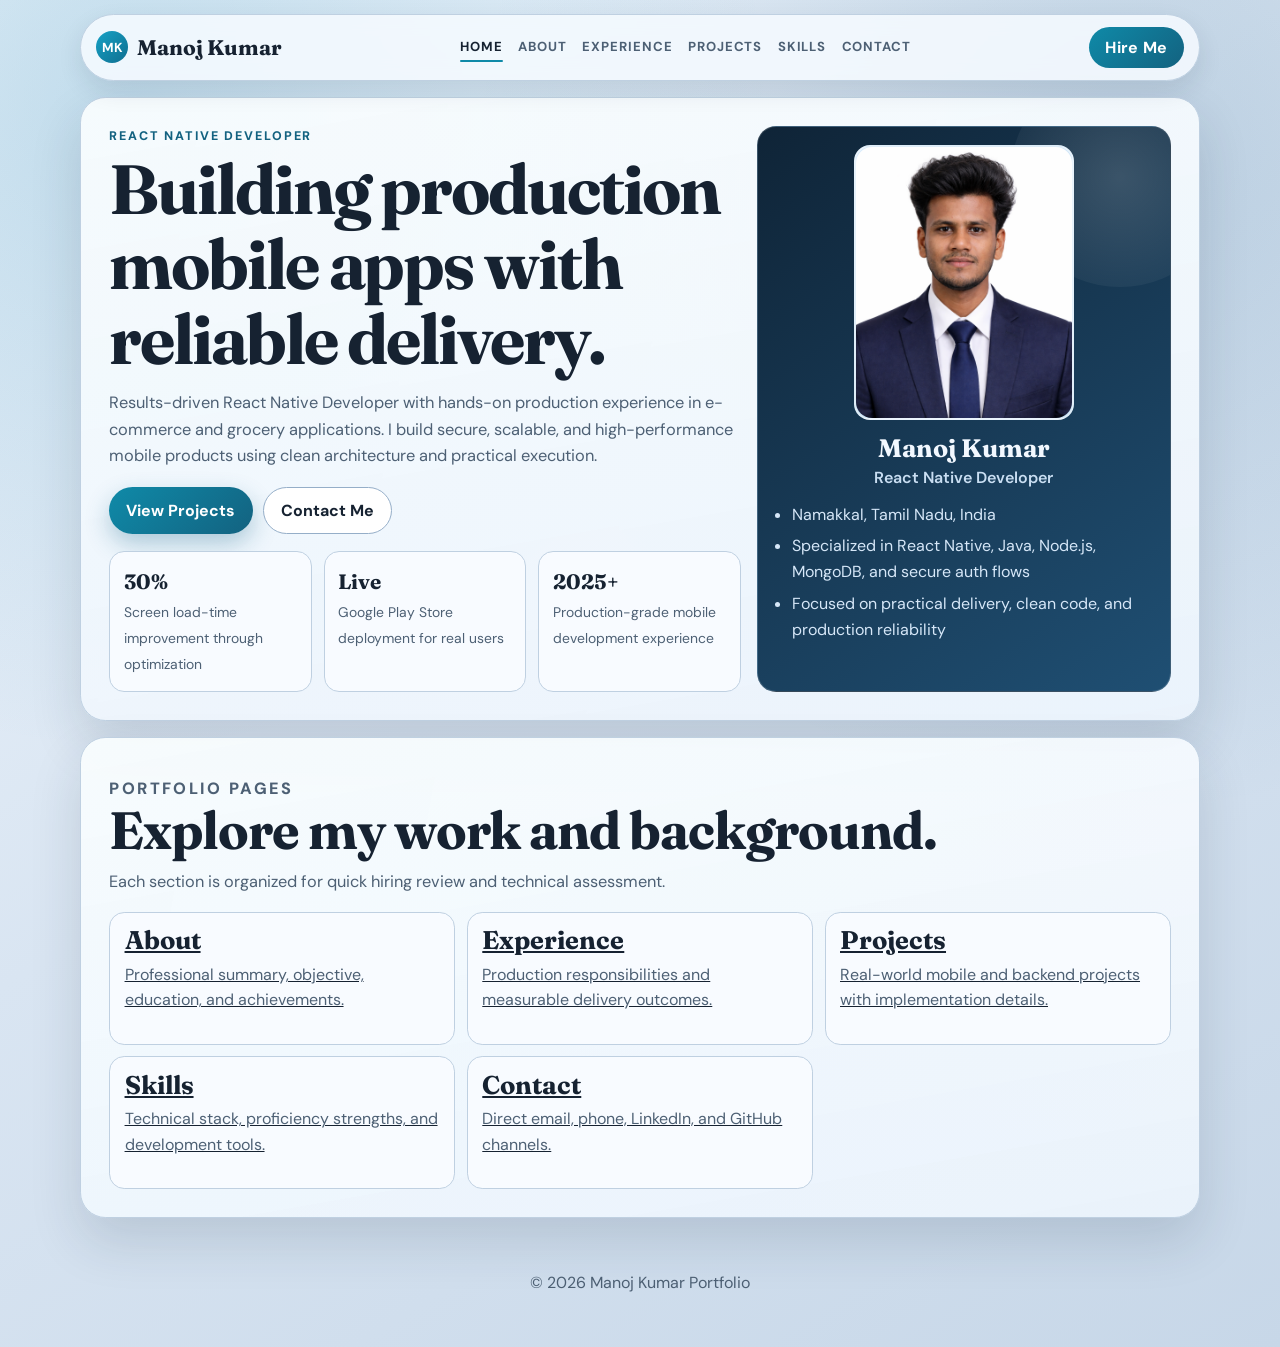
<file: index.html>
<!DOCTYPE html>
<html lang="en">
<head>
  <meta charset="UTF-8">
  <meta name="viewport" content="width=device-width, initial-scale=1.0">
  <meta name="description" content="Portfolio of Manoj Kumar, React Native Developer">
  <title>Manoj Kumar | Premium Portfolio</title>
  <link rel="preconnect" href="https://fonts.googleapis.com">
  <link rel="preconnect" href="https://fonts.gstatic.com" crossorigin>
  <link href="https://fonts.googleapis.com/css2?family=DM+Sans:wght@400;500;700&family=Fraunces:opsz,wght@9..144,500;9..144,700&display=swap" rel="stylesheet">
  <link rel="stylesheet" href="styles.css">
</head>
<body>
  <header class="top-nav reveal">
    <a class="brand" href="index.html">
      <span class="brand-badge">MK</span>
      <span class="brand-name">Manoj Kumar</span>
    </a>
    <nav class="main-links">
      <a class="nav-link" data-page="index.html" href="index.html">Home</a>
      <a class="nav-link" data-page="about.html" href="about.html">About</a>
      <a class="nav-link" data-page="experience.html" href="experience.html">Experience</a>
      <a class="nav-link" data-page="projects.html" href="projects.html">Projects</a>
      <a class="nav-link" data-page="skills.html" href="skills.html">Skills</a>
      <a class="nav-link" data-page="contact.html" href="contact.html">Contact</a>
    </nav>
    <a class="hire-btn" href="contact.html">Hire Me</a>
  </header>

  <main class="page">
    <section class="panel reveal">
      <div class="hero-grid">
        <div>
          <p class="eyebrow">React Native Developer</p>
          <h1>Building production mobile apps with reliable delivery.</h1>
          <p class="subtitle">
            Results-driven React Native Developer with hands-on production experience in e-commerce and grocery applications.
            I build secure, scalable, and high-performance mobile products using clean architecture and practical execution.
          </p>
          <div class="action-row">
            <a class="btn btn-primary" href="projects.html">View Projects</a>
            <a class="btn btn-ghost" href="contact.html">Contact Me</a>
          </div>

          <div class="stat-grid">
            <article class="stat-card">
              <strong>30%</strong>
              <span>Screen load-time improvement through optimization</span>
            </article>
            <article class="stat-card">
              <strong>Live</strong>
              <span>Google Play Store deployment for real users</span>
            </article>
            <article class="stat-card">
              <strong>2025+</strong>
              <span>Production-grade mobile development experience</span>
            </article>
          </div>
        </div>

        <aside class="profile-card">
          <div class="profile-photo">
            <img
              src="Photo.png"
              alt="Manoj Kumar profile photo"
              loading="lazy"
            >
          </div>
          <h3 class="profile-name">Manoj Kumar</h3>
          <p class="profile-role">React Native Developer</p>
          <ul class="profile-list">
            <li>Namakkal, Tamil Nadu, India</li>
            <li>Specialized in React Native, Java, Node.js, MongoDB, and secure auth flows</li>
            <li>Focused on practical delivery, clean code, and production reliability</li>
          </ul>
        </aside>
      </div>
    </section>

    <section class="panel reveal">
      <div class="section-head">
        <p class="eyebrow">Portfolio Pages</p>
        <h2>Explore my work and background.</h2>
        <p>Each section is organized for quick hiring review and technical assessment.</p>
      </div>
      <div class="feature-grid">
        <a class="info-card" href="about.html">
          <h3>About</h3>
          <p>Professional summary, objective, education, and achievements.</p>
        </a>
        <a class="info-card" href="experience.html">
          <h3>Experience</h3>
          <p>Production responsibilities and measurable delivery outcomes.</p>
        </a>
        <a class="info-card" href="projects.html">
          <h3>Projects</h3>
          <p>Real-world mobile and backend projects with implementation details.</p>
        </a>
        <a class="info-card" href="skills.html">
          <h3>Skills</h3>
          <p>Technical stack, proficiency strengths, and development tools.</p>
        </a>
        <a class="info-card" href="contact.html">
          <h3>Contact</h3>
          <p>Direct email, phone, LinkedIn, and GitHub channels.</p>
        </a>
      </div>
    </section>
  </main>

  <footer class="site-footer">
    <p>&copy; <span id="year"></span> Manoj Kumar Portfolio</p>
  </footer>

  <script src="script.js"></script>
</body>
</html>
</file>
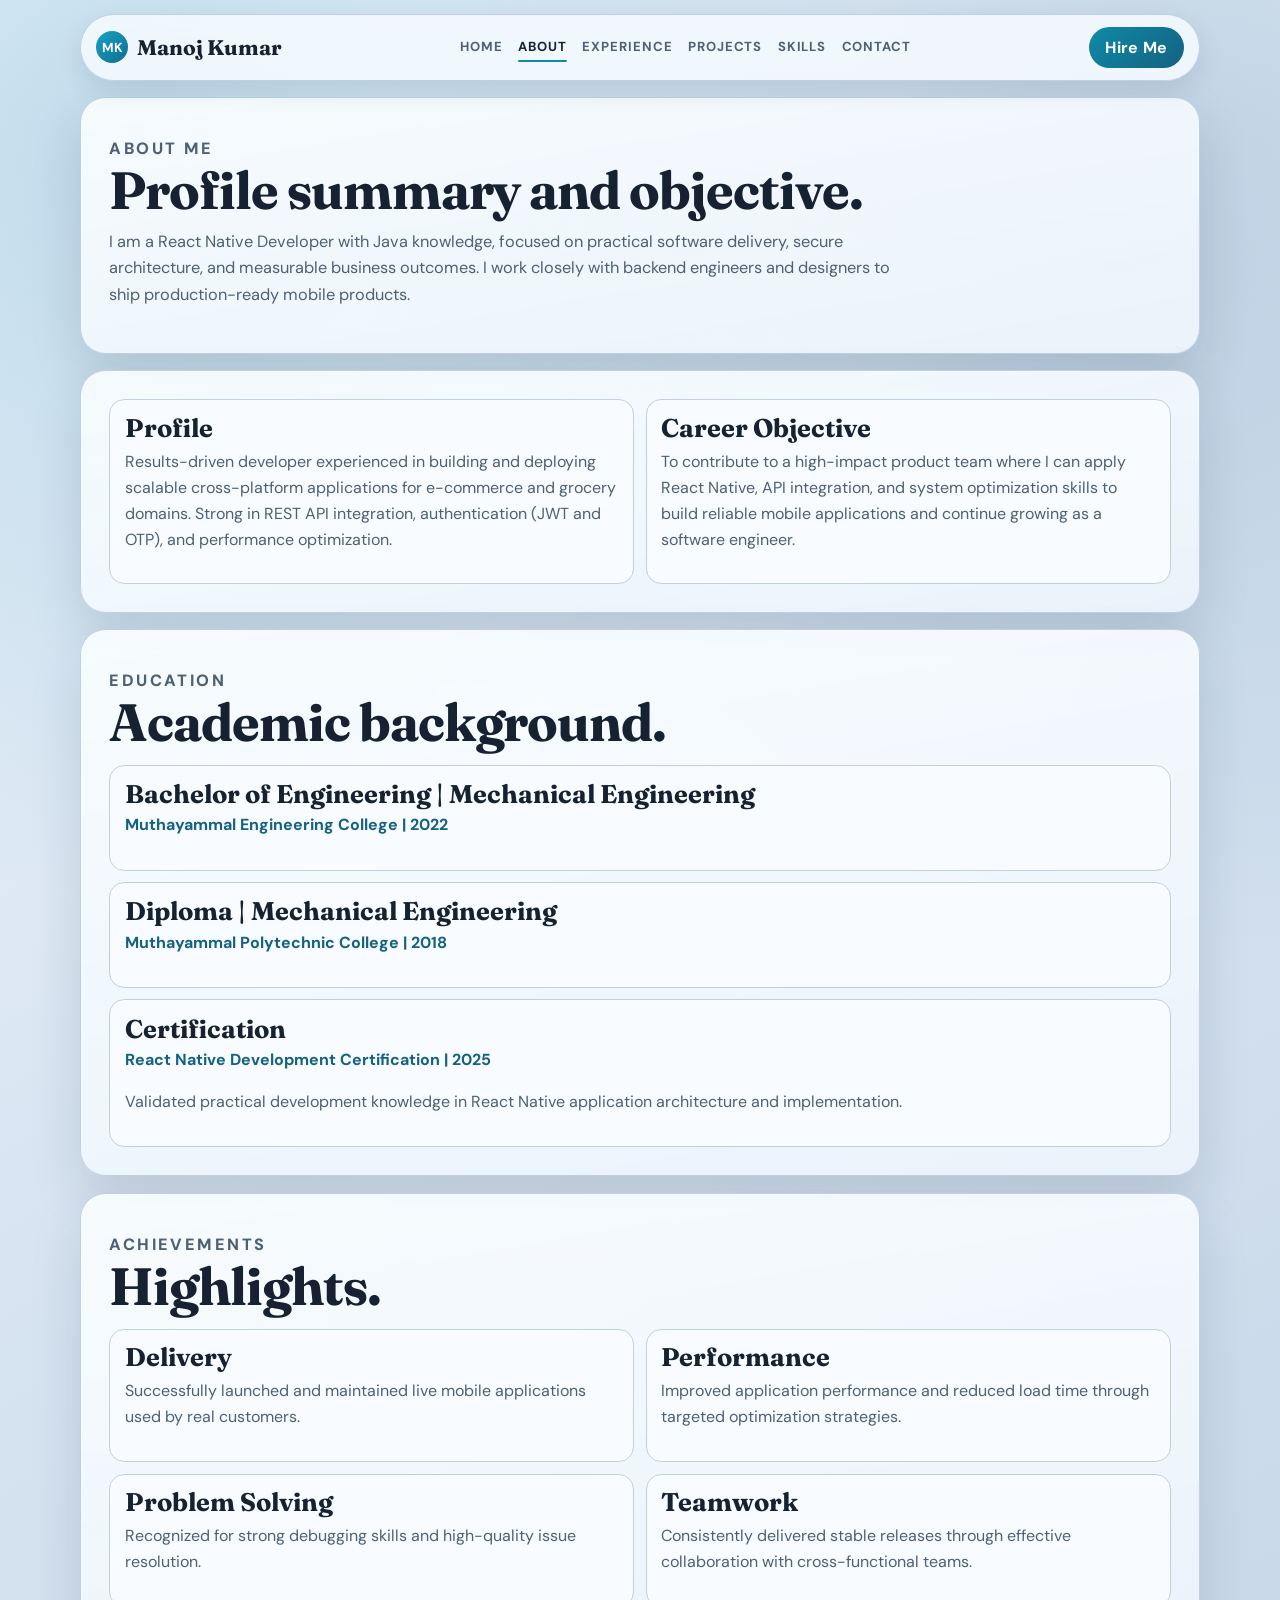
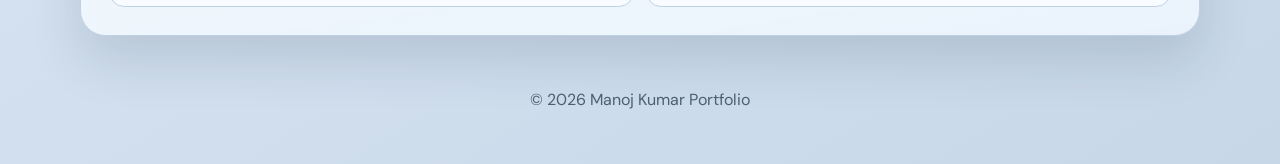
<file: about.html>
<!DOCTYPE html>
<html lang="en">
<head>
  <meta charset="UTF-8">
  <meta name="viewport" content="width=device-width, initial-scale=1.0">
  <meta name="description" content="About Manoj Kumar">
  <title>About | Manoj Kumar</title>
  <link rel="preconnect" href="https://fonts.googleapis.com">
  <link rel="preconnect" href="https://fonts.gstatic.com" crossorigin>
  <link href="https://fonts.googleapis.com/css2?family=DM+Sans:wght@400;500;700&family=Fraunces:opsz,wght@9..144,500;9..144,700&display=swap" rel="stylesheet">
  <link rel="stylesheet" href="styles.css">
</head>
<body>
  <header class="top-nav reveal">
    <a class="brand" href="index.html">
      <span class="brand-badge">MK</span>
      <span class="brand-name">Manoj Kumar</span>
    </a>
    <nav class="main-links">
      <a class="nav-link" data-page="index.html" href="index.html">Home</a>
      <a class="nav-link" data-page="about.html" href="about.html">About</a>
      <a class="nav-link" data-page="experience.html" href="experience.html">Experience</a>
      <a class="nav-link" data-page="projects.html" href="projects.html">Projects</a>
      <a class="nav-link" data-page="skills.html" href="skills.html">Skills</a>
      <a class="nav-link" data-page="contact.html" href="contact.html">Contact</a>
    </nav>
    <a class="hire-btn" href="contact.html">Hire Me</a>
  </header>

  <main class="page">
    <section class="panel reveal">
      <div class="section-head">
        <p class="eyebrow">About Me</p>
        <h2>Profile summary and objective.</h2>
        <p>
          I am a React Native Developer with Java knowledge, focused on practical software delivery, secure architecture, and measurable business outcomes.
          I work closely with backend engineers and designers to ship production-ready mobile products.
        </p>
      </div>
    </section>

    <section class="panel reveal">
      <div class="split-grid">
        <article class="info-card">
          <h3>Profile</h3>
          <p>
            Results-driven developer experienced in building and deploying scalable cross-platform applications for e-commerce and grocery domains.
            Strong in REST API integration, authentication (JWT and OTP), and performance optimization.
          </p>
        </article>
        <article class="info-card">
          <h3>Career Objective</h3>
          <p>
            To contribute to a high-impact product team where I can apply React Native, API integration, and system optimization skills
            to build reliable mobile applications and continue growing as a software engineer.
          </p>
        </article>
      </div>
    </section>

    <section class="panel reveal">
      <div class="section-head">
        <p class="eyebrow">Education</p>
        <h2>Academic background.</h2>
      </div>
      <div class="timeline">
        <article class="timeline-item">
          <h3>Bachelor of Engineering | Mechanical Engineering</h3>
          <p class="timeline-meta">Muthayammal Engineering College | 2022</p>
        </article>
        <article class="timeline-item">
          <h3>Diploma | Mechanical Engineering</h3>
          <p class="timeline-meta">Muthayammal Polytechnic College | 2018</p>
        </article>
        <article class="timeline-item">
          <h3>Certification</h3>
          <p class="timeline-meta">React Native Development Certification | 2025</p>
          <p class="timeline-note">Validated practical development knowledge in React Native application architecture and implementation.</p>
        </article>
      </div>
    </section>

    <section class="panel reveal">
      <div class="section-head">
        <p class="eyebrow">Achievements</p>
        <h2>Highlights.</h2>
      </div>
      <div class="split-grid">
        <article class="info-card">
          <h3>Delivery</h3>
          <p>Successfully launched and maintained live mobile applications used by real customers.</p>
        </article>
        <article class="info-card">
          <h3>Performance</h3>
          <p>Improved application performance and reduced load time through targeted optimization strategies.</p>
        </article>
        <article class="info-card">
          <h3>Problem Solving</h3>
          <p>Recognized for strong debugging skills and high-quality issue resolution.</p>
        </article>
        <article class="info-card">
          <h3>Teamwork</h3>
          <p>Consistently delivered stable releases through effective collaboration with cross-functional teams.</p>
        </article>
      </div>
    </section>
  </main>

  <footer class="site-footer">
    <p>&copy; <span id="year"></span> Manoj Kumar Portfolio</p>
  </footer>

  <script src="script.js"></script>
</body>
</html>
</file>
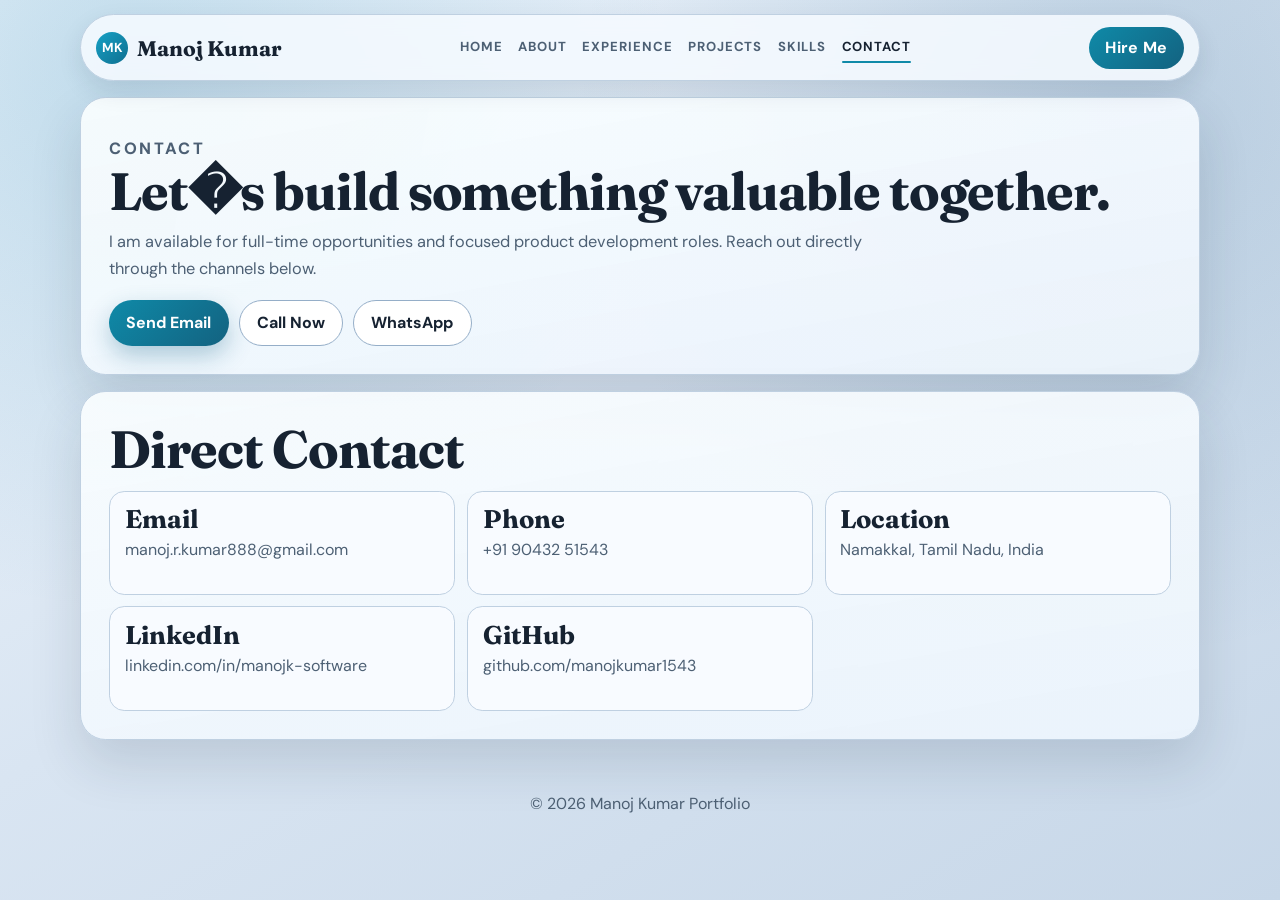
<file: contact.html>
<!DOCTYPE html>
<html lang="en">
<head>
  <meta charset="UTF-8">
  <meta name="viewport" content="width=device-width, initial-scale=1.0">
  <meta name="description" content="Contact Manoj Kumar">
  <title>Contact | Manoj Kumar</title>
  <link rel="preconnect" href="https://fonts.googleapis.com">
  <link rel="preconnect" href="https://fonts.gstatic.com" crossorigin>
  <link href="https://fonts.googleapis.com/css2?family=DM+Sans:wght@400;500;700&family=Fraunces:opsz,wght@9..144,500;9..144,700&display=swap" rel="stylesheet">
  <link rel="stylesheet" href="styles.css">
</head>
<body>
  <header class="top-nav reveal">
    <a class="brand" href="index.html">
      <span class="brand-badge">MK</span>
      <span class="brand-name">Manoj Kumar</span>
    </a>
    <nav class="main-links">
      <a class="nav-link" data-page="index.html" href="index.html">Home</a>
      <a class="nav-link" data-page="about.html" href="about.html">About</a>
      <a class="nav-link" data-page="experience.html" href="experience.html">Experience</a>
      <a class="nav-link" data-page="projects.html" href="projects.html">Projects</a>
      <a class="nav-link" data-page="skills.html" href="skills.html">Skills</a>
      <a class="nav-link" data-page="contact.html" href="contact.html">Contact</a>
    </nav>
    <a class="hire-btn" href="contact.html">Hire Me</a>
  </header>

  <main class="page">
    <section class="panel reveal">
      <div class="section-head">
        <p class="eyebrow">Contact</p>
        <h2>Let�s build something valuable together.</h2>
        <p>
          I am available for full-time opportunities and focused product development roles.
          Reach out directly through the channels below.
        </p>
      </div>
      <div class="action-row">
        <a class="btn btn-primary" href="mailto:manoj.r.kumar888@gmail.com">Send Email</a>
        <a class="btn btn-ghost" href="tel:+919043251543">Call Now</a>
        <a class="btn btn-ghost" href="https://wa.me/919043251543" target="_blank" rel="noreferrer">WhatsApp</a>
      </div>
    </section>

    <section class="panel reveal">
      <div class="section-head">
        <h2>Direct Contact</h2>
      </div>
      <div class="contact-grid">
        <article class="contact-card">
          <h3>Email</h3>
          <p><a href="mailto:manoj.r.kumar888@gmail.com">manoj.r.kumar888@gmail.com</a></p>
        </article>
        <article class="contact-card">
          <h3>Phone</h3>
          <p><a href="tel:+919043251543">+91 90432 51543</a></p>
        </article>
        <article class="contact-card">
          <h3>Location</h3>
          <p>Namakkal, Tamil Nadu, India</p>
        </article>
        <article class="contact-card">
          <h3>LinkedIn</h3>
          <p><a href="https://linkedin.com/in/manojk-software" target="_blank" rel="noreferrer">linkedin.com/in/manojk-software</a></p>
        </article>
        <article class="contact-card">
          <h3>GitHub</h3>
          <p><a href="https://github.com/manojkumar1543" target="_blank" rel="noreferrer">github.com/manojkumar1543</a></p>
        </article>
      </div>
    </section>
  </main>

  <footer class="site-footer">
    <p>&copy; <span id="year"></span> Manoj Kumar Portfolio</p>
  </footer>

  <script src="script.js"></script>
</body>
</html>
</file>
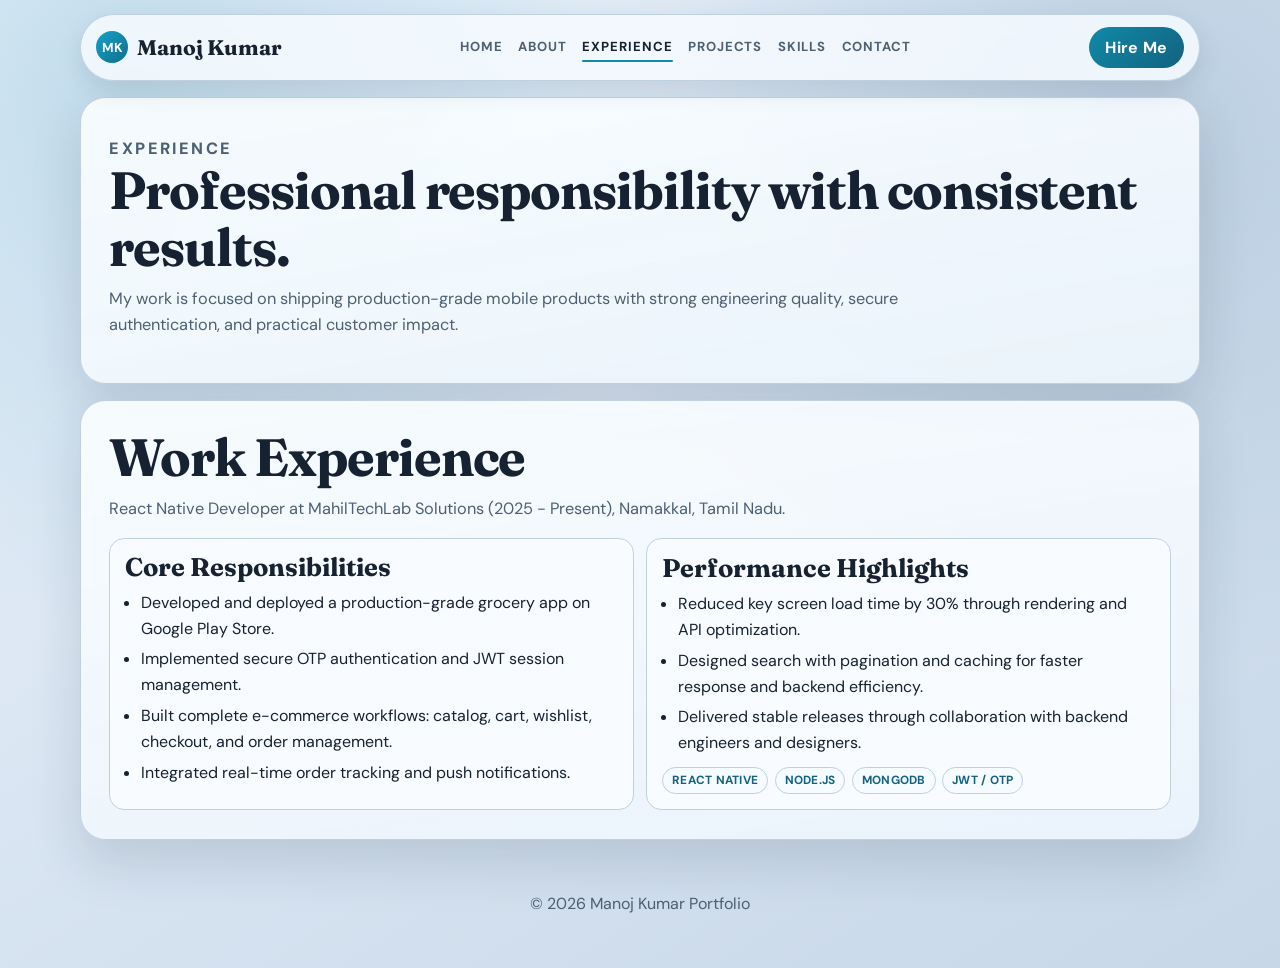
<file: experience.html>
<!DOCTYPE html>
<html lang="en">
<head>
  <meta charset="UTF-8">
  <meta name="viewport" content="width=device-width, initial-scale=1.0">
  <meta name="description" content="Professional Experience of Manoj Kumar">
  <title>Experience | Manoj Kumar</title>
  <link rel="preconnect" href="https://fonts.googleapis.com">
  <link rel="preconnect" href="https://fonts.gstatic.com" crossorigin>
  <link href="https://fonts.googleapis.com/css2?family=DM+Sans:wght@400;500;700&family=Fraunces:opsz,wght@9..144,500;9..144,700&display=swap" rel="stylesheet">
  <link rel="stylesheet" href="styles.css">
</head>
<body>
  <header class="top-nav reveal">
    <a class="brand" href="index.html">
      <span class="brand-badge">MK</span>
      <span class="brand-name">Manoj Kumar</span>
    </a>
    <nav class="main-links">
      <a class="nav-link" data-page="index.html" href="index.html">Home</a>
      <a class="nav-link" data-page="about.html" href="about.html">About</a>
      <a class="nav-link" data-page="experience.html" href="experience.html">Experience</a>
      <a class="nav-link" data-page="projects.html" href="projects.html">Projects</a>
      <a class="nav-link" data-page="skills.html" href="skills.html">Skills</a>
      <a class="nav-link" data-page="contact.html" href="contact.html">Contact</a>
    </nav>
    <a class="hire-btn" href="contact.html">Hire Me</a>
  </header>

  <main class="page">
    <section class="panel reveal">
      <div class="section-head">
        <p class="eyebrow">Experience</p>
        <h2>Professional responsibility with consistent results.</h2>
        <p>
          My work is focused on shipping production-grade mobile products with strong engineering quality,
          secure authentication, and practical customer impact.
        </p>
      </div>
    </section>

    <section class="panel reveal">
      <div class="section-head">
        <h2>Work Experience</h2>
        <p>React Native Developer at MahilTechLab Solutions (2025 - Present), Namakkal, Tamil Nadu.</p>
      </div>

      <div class="split-grid">
        <article class="info-card">
          <h3>Core Responsibilities</h3>
          <ul>
            <li>Developed and deployed a production-grade grocery app on Google Play Store.</li>
            <li>Implemented secure OTP authentication and JWT session management.</li>
            <li>Built complete e-commerce workflows: catalog, cart, wishlist, checkout, and order management.</li>
            <li>Integrated real-time order tracking and push notifications.</li>
          </ul>
        </article>
        <article class="project-card">
          <h3>Performance Highlights</h3>
          <ul>
            <li>Reduced key screen load time by 30% through rendering and API optimization.</li>
            <li>Designed search with pagination and caching for faster response and backend efficiency.</li>
            <li>Delivered stable releases through collaboration with backend engineers and designers.</li>
          </ul>
          <div class="tag-list">
            <span>React Native</span>
            <span>Node.js</span>
            <span>MongoDB</span>
            <span>JWT / OTP</span>
          </div>
        </article>
      </div>
    </section>
  </main>

  <footer class="site-footer">
    <p>&copy; <span id="year"></span> Manoj Kumar Portfolio</p>
  </footer>

  <script src="script.js"></script>
</body>
</html>
</file>
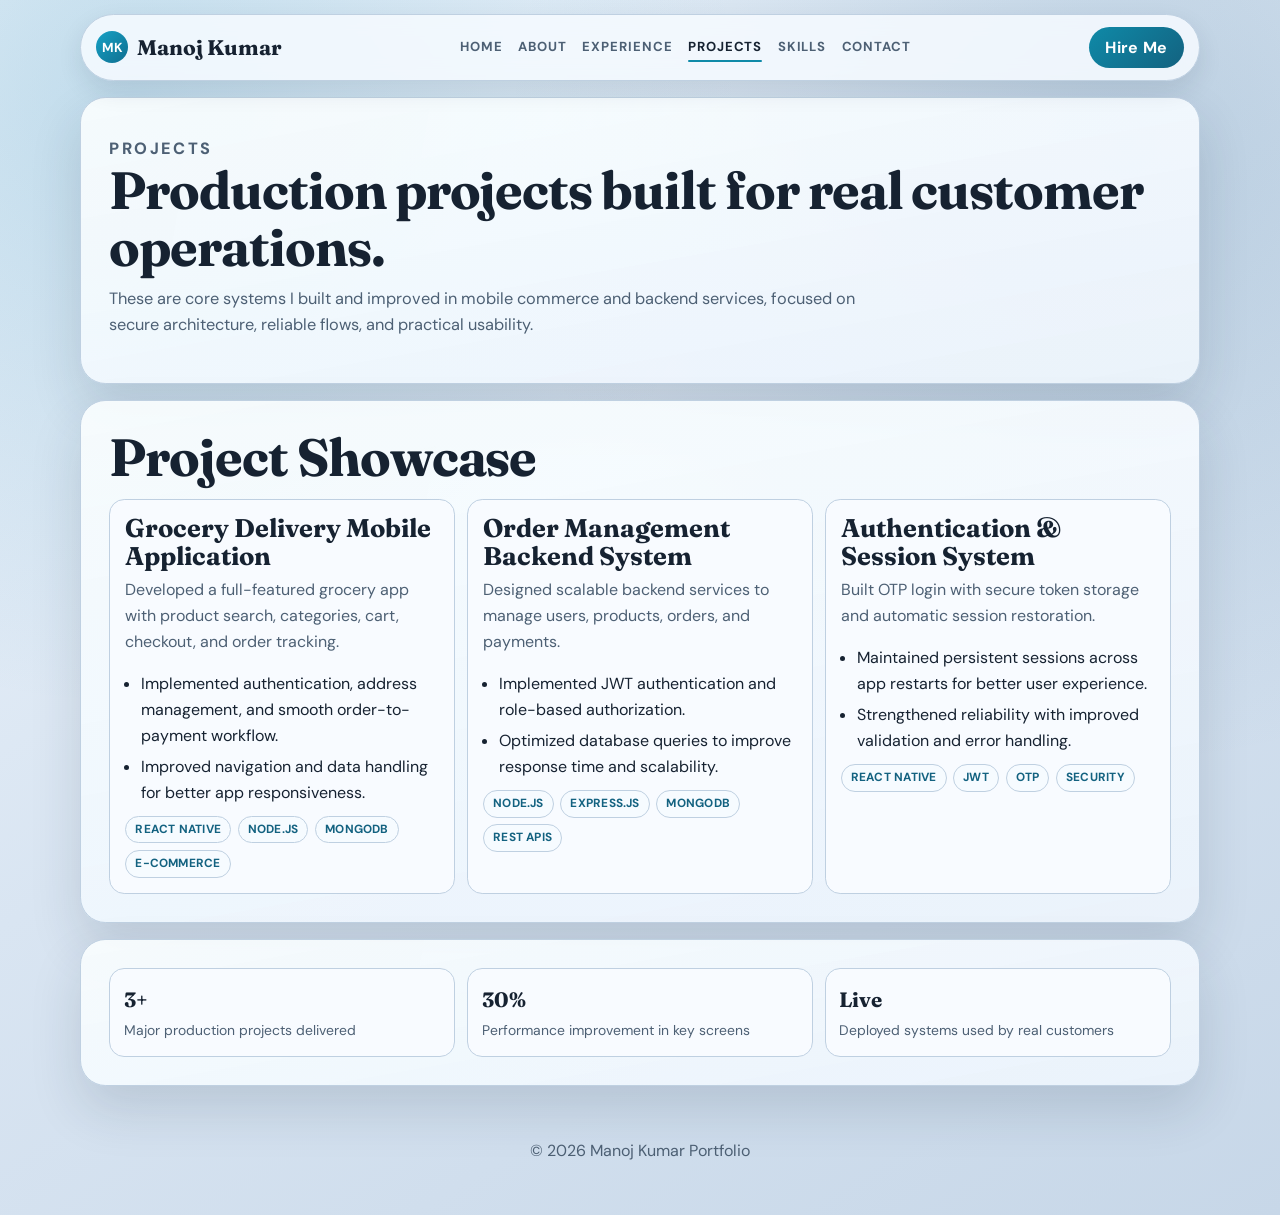
<file: projects.html>
<!DOCTYPE html>
<html lang="en">
<head>
  <meta charset="UTF-8">
  <meta name="viewport" content="width=device-width, initial-scale=1.0">
  <meta name="description" content="Projects of Manoj Kumar">
  <title>Projects | Manoj Kumar</title>
  <link rel="preconnect" href="https://fonts.googleapis.com">
  <link rel="preconnect" href="https://fonts.gstatic.com" crossorigin>
  <link href="https://fonts.googleapis.com/css2?family=DM+Sans:wght@400;500;700&family=Fraunces:opsz,wght@9..144,500;9..144,700&display=swap" rel="stylesheet">
  <link rel="stylesheet" href="styles.css">
</head>
<body>
  <header class="top-nav reveal">
    <a class="brand" href="index.html">
      <span class="brand-badge">MK</span>
      <span class="brand-name">Manoj Kumar</span>
    </a>
    <nav class="main-links">
      <a class="nav-link" data-page="index.html" href="index.html">Home</a>
      <a class="nav-link" data-page="about.html" href="about.html">About</a>
      <a class="nav-link" data-page="experience.html" href="experience.html">Experience</a>
      <a class="nav-link" data-page="projects.html" href="projects.html">Projects</a>
      <a class="nav-link" data-page="skills.html" href="skills.html">Skills</a>
      <a class="nav-link" data-page="contact.html" href="contact.html">Contact</a>
    </nav>
    <a class="hire-btn" href="contact.html">Hire Me</a>
  </header>

  <main class="page">
    <section class="panel reveal">
      <div class="section-head">
        <p class="eyebrow">Projects</p>
        <h2>Production projects built for real customer operations.</h2>
        <p>
          These are core systems I built and improved in mobile commerce and backend services,
          focused on secure architecture, reliable flows, and practical usability.
        </p>
      </div>
    </section>

    <section class="panel reveal">
      <div class="section-head">
        <h2>Project Showcase</h2>
      </div>
      <div class="project-grid">
        <article class="project-card">
          <h3>Grocery Delivery Mobile Application</h3>
          <p>Developed a full-featured grocery app with product search, categories, cart, checkout, and order tracking.</p>
          <ul>
            <li>Implemented authentication, address management, and smooth order-to-payment workflow.</li>
            <li>Improved navigation and data handling for better app responsiveness.</li>
          </ul>
          <div class="tag-list">
            <span>React Native</span>
            <span>Node.js</span>
            <span>MongoDB</span>
            <span>E-commerce</span>
          </div>
        </article>

        <article class="project-card">
          <h3>Order Management Backend System</h3>
          <p>Designed scalable backend services to manage users, products, orders, and payments.</p>
          <ul>
            <li>Implemented JWT authentication and role-based authorization.</li>
            <li>Optimized database queries to improve response time and scalability.</li>
          </ul>
          <div class="tag-list">
            <span>Node.js</span>
            <span>Express.js</span>
            <span>MongoDB</span>
            <span>REST APIs</span>
          </div>
        </article>

        <article class="project-card">
          <h3>Authentication &amp; Session System</h3>
          <p>Built OTP login with secure token storage and automatic session restoration.</p>
          <ul>
            <li>Maintained persistent sessions across app restarts for better user experience.</li>
            <li>Strengthened reliability with improved validation and error handling.</li>
          </ul>
          <div class="tag-list">
            <span>React Native</span>
            <span>JWT</span>
            <span>OTP</span>
            <span>Security</span>
          </div>
        </article>
      </div>
    </section>

    <section class="panel reveal">
      <div class="feature-grid">
        <article class="stat-card">
          <strong>3+</strong>
          <span>Major production projects delivered</span>
        </article>
        <article class="stat-card">
          <strong>30%</strong>
          <span>Performance improvement in key screens</span>
        </article>
        <article class="stat-card">
          <strong>Live</strong>
          <span>Deployed systems used by real customers</span>
        </article>
      </div>
    </section>
  </main>

  <footer class="site-footer">
    <p>&copy; <span id="year"></span> Manoj Kumar Portfolio</p>
  </footer>

  <script src="script.js"></script>
</body>
</html>
</file>
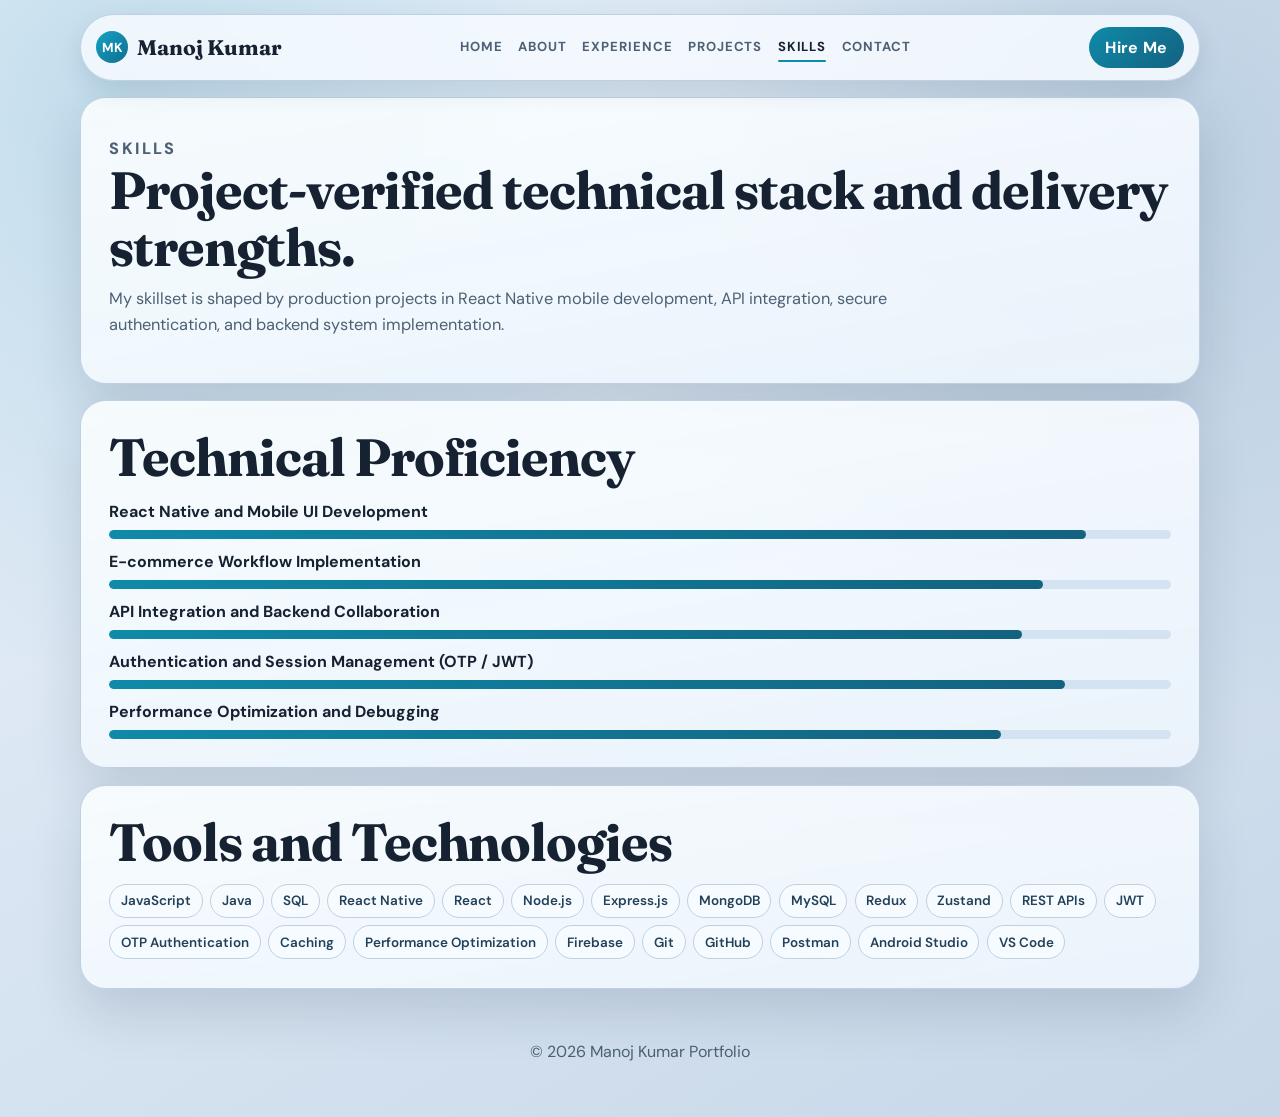
<file: skills.html>
<!DOCTYPE html>
<html lang="en">
<head>
  <meta charset="UTF-8">
  <meta name="viewport" content="width=device-width, initial-scale=1.0">
  <meta name="description" content="Skills of Manoj Kumar">
  <title>Skills | Manoj Kumar</title>
  <link rel="preconnect" href="https://fonts.googleapis.com">
  <link rel="preconnect" href="https://fonts.gstatic.com" crossorigin>
  <link href="https://fonts.googleapis.com/css2?family=DM+Sans:wght@400;500;700&family=Fraunces:opsz,wght@9..144,500;9..144,700&display=swap" rel="stylesheet">
  <link rel="stylesheet" href="styles.css">
</head>
<body>
  <header class="top-nav reveal">
    <a class="brand" href="index.html">
      <span class="brand-badge">MK</span>
      <span class="brand-name">Manoj Kumar</span>
    </a>
    <nav class="main-links">
      <a class="nav-link" data-page="index.html" href="index.html">Home</a>
      <a class="nav-link" data-page="about.html" href="about.html">About</a>
      <a class="nav-link" data-page="experience.html" href="experience.html">Experience</a>
      <a class="nav-link" data-page="projects.html" href="projects.html">Projects</a>
      <a class="nav-link" data-page="skills.html" href="skills.html">Skills</a>
      <a class="nav-link" data-page="contact.html" href="contact.html">Contact</a>
    </nav>
    <a class="hire-btn" href="contact.html">Hire Me</a>
  </header>

  <main class="page">
    <section class="panel reveal">
      <div class="section-head">
        <p class="eyebrow">Skills</p>
        <h2>Project-verified technical stack and delivery strengths.</h2>
        <p>
          My skillset is shaped by production projects in React Native mobile development,
          API integration, secure authentication, and backend system implementation.
        </p>
      </div>
    </section>

    <section class="panel reveal">
      <div class="section-head">
        <h2>Technical Proficiency</h2>
      </div>
      <div class="skill-bars">
        <article class="skill-row">
          <p>React Native and Mobile UI Development</p>
          <div class="meter"><div class="meter-fill" data-level="92"></div></div>
        </article>
        <article class="skill-row">
          <p>E-commerce Workflow Implementation</p>
          <div class="meter"><div class="meter-fill" data-level="88"></div></div>
        </article>
        <article class="skill-row">
          <p>API Integration and Backend Collaboration</p>
          <div class="meter"><div class="meter-fill" data-level="86"></div></div>
        </article>
        <article class="skill-row">
          <p>Authentication and Session Management (OTP / JWT)</p>
          <div class="meter"><div class="meter-fill" data-level="90"></div></div>
        </article>
        <article class="skill-row">
          <p>Performance Optimization and Debugging</p>
          <div class="meter"><div class="meter-fill" data-level="84"></div></div>
        </article>
      </div>
    </section>

    <section class="panel reveal">
      <div class="section-head">
        <h2>Tools and Technologies</h2>
      </div>
      <div class="chip-wrap">
        <span>JavaScript</span>
        <span>Java</span>
        <span>SQL</span>
        <span>React Native</span>
        <span>React</span>
        <span>Node.js</span>
        <span>Express.js</span>
        <span>MongoDB</span>
        <span>MySQL</span>
        <span>Redux</span>
        <span>Zustand</span>
        <span>REST APIs</span>
        <span>JWT</span>
        <span>OTP Authentication</span>
        <span>Caching</span>
        <span>Performance Optimization</span>
        <span>Firebase</span>
        <span>Git</span>
        <span>GitHub</span>
        <span>Postman</span>
        <span>Android Studio</span>
        <span>VS Code</span>
      </div>
    </section>
  </main>

  <footer class="site-footer">
    <p>&copy; <span id="year"></span> Manoj Kumar Portfolio</p>
  </footer>

  <script src="script.js"></script>
</body>
</html>
</file>
<file: styles.css>
:root {
  --page-bg: #d9e5f2;
  --page-bg-soft: #c7d7e8;
  --surface: #edf3fa;
  --surface-strong: #f8fbff;
  --ink: #162231;
  --muted: #4d6074;
  --line: #bfd0e1;
  --line-strong: #95aec8;
  --accent: #0f8aa8;
  --accent-dark: #136280;
  --shadow: 0 24px 52px rgba(23, 40, 63, 0.14);
}

*,
*::before,
*::after {
  box-sizing: border-box;
}

html,
body {
  margin: 0;
  padding: 0;
  min-height: 100%;
}

body {
  font-family: "DM Sans", "Segoe UI", sans-serif;
  color: var(--ink);
  line-height: 1.62;
  background:
    radial-gradient(circle at 10% 8%, rgba(25, 129, 176, 0.2), transparent 38%),
    radial-gradient(circle at 88% 12%, rgba(20, 85, 132, 0.16), transparent 40%),
    linear-gradient(148deg, #eef5fc 0%, var(--page-bg) 46%, var(--page-bg-soft) 100%);
  overflow-x: hidden;
}

a {
  color: inherit;
}

.top-nav {
  position: sticky;
  top: 0.9rem;
  z-index: 100;
  width: min(1120px, calc(100% - 2rem));
  margin: 0.9rem auto 0;
  display: flex;
  align-items: center;
  flex-wrap: wrap;
  gap: 1rem;
  padding: 0.72rem 0.95rem;
  border-radius: 999px;
  border: 1px solid var(--line);
  background: rgba(246, 251, 255, 0.86);
  backdrop-filter: blur(9px);
  box-shadow: 0 10px 24px rgba(23, 40, 63, 0.1);
}

.brand {
  display: inline-flex;
  align-items: center;
  gap: 0.58rem;
  text-decoration: none;
  white-space: nowrap;
}

.brand-badge {
  width: 2rem;
  height: 2rem;
  border-radius: 999px;
  display: grid;
  place-items: center;
  color: #fff;
  font-size: 0.82rem;
  font-weight: 700;
  background: linear-gradient(135deg, #16a1c5, #0f6f90);
}

.brand-name {
  font-weight: 700;
  font-size: 1.32rem;
  font-family: "Fraunces", "Georgia", serif;
}

.main-links {
  display: flex;
  align-items: center;
  justify-content: center;
  flex: 1;
  flex-wrap: wrap;
  gap: 0.96rem;
}

.nav-link {
  position: relative;
  text-decoration: none;
  text-transform: uppercase;
  letter-spacing: 0.07em;
  font-size: 0.82rem;
  font-weight: 700;
  color: var(--muted);
  padding-bottom: 0.14rem;
  transition: color 180ms ease;
}

.nav-link:hover,
.nav-link.active {
  color: var(--ink);
}

.nav-link.active::after {
  content: "";
  position: absolute;
  left: 0;
  right: 0;
  bottom: -0.2rem;
  height: 2px;
  border-radius: 999px;
  background: var(--accent);
}

.hire-btn {
  margin-left: auto;
  display: inline-flex;
  align-items: center;
  justify-content: center;
  min-height: 2.35rem;
  padding: 0.5rem 1.02rem;
  border-radius: 999px;
  text-decoration: none;
  color: #fff;
  font-weight: 700;
  letter-spacing: 0.02em;
  background: linear-gradient(135deg, var(--accent), var(--accent-dark));
}

.page {
  width: min(1120px, calc(100% - 2rem));
  margin: 1rem auto 3.2rem;
  display: grid;
  gap: 1rem;
}

.panel {
  border: 1px solid var(--line);
  border-radius: 1.6rem;
  box-shadow: var(--shadow);
  background:
    linear-gradient(170deg, rgba(251, 254, 255, 0.92), rgba(236, 244, 252, 0.96)),
    linear-gradient(100deg, rgba(37, 130, 173, 0.09), rgba(26, 93, 140, 0.07));
  padding: clamp(1.2rem, 2.2vw, 2.2rem);
}

.hero-grid {
  display: grid;
  grid-template-columns: 1.45fr 0.95fr;
  gap: 1rem;
  align-items: stretch;
}

.eyebrow {
  margin: 0;
  text-transform: uppercase;
  letter-spacing: 0.15em;
  font-size: 0.78rem;
  font-weight: 800;
  color: var(--accent-dark);
}

h1,
h2,
h3,
h4 {
  margin: 0;
  font-family: "Fraunces", "Georgia", serif;
  line-height: 1.08;
  color: var(--ink);
}

h1 {
  margin-top: 0.35rem;
  font-size: clamp(2.3rem, 5.5vw, 4.35rem);
  letter-spacing: -0.03em;
  max-width: 18ch;
}

h2 {
  font-size: clamp(1.7rem, 3.4vw, 3.15rem);
  letter-spacing: -0.02em;
}

h3 {
  font-size: clamp(1.12rem, 2vw, 1.72rem);
}

.subtitle {
  margin-top: 0.8rem;
  max-width: 66ch;
  color: var(--muted);
  font-size: clamp(1rem, 1.28vw, 1.13rem);
}

.action-row {
  margin-top: 1.1rem;
  display: flex;
  flex-wrap: wrap;
  gap: 0.62rem;
}

.btn {
  display: inline-flex;
  align-items: center;
  justify-content: center;
  min-height: 2.55rem;
  padding: 0.58rem 1.08rem;
  border-radius: 999px;
  text-decoration: none;
  font-weight: 700;
  transition: transform 160ms ease, box-shadow 160ms ease;
}

.btn:hover {
  transform: translateY(-2px);
}

.btn-primary {
  color: #fff;
  background: linear-gradient(135deg, var(--accent), var(--accent-dark));
  box-shadow: 0 10px 24px rgba(16, 96, 131, 0.3);
}

.btn-ghost {
  border: 1px solid var(--line-strong);
  background: #fff;
  color: var(--ink);
}

.stat-grid {
  margin-top: 1.05rem;
  display: grid;
  grid-template-columns: repeat(3, minmax(0, 1fr));
  gap: 0.72rem;
}

.stat-card {
  border: 1px solid var(--line);
  border-radius: 0.94rem;
  background: var(--surface-strong);
  padding: 0.86rem;
}

.stat-card strong {
  display: block;
  font-size: 1.3rem;
  font-family: "Fraunces", "Georgia", serif;
}

.stat-card span {
  color: var(--muted);
  font-size: 0.87rem;
}

.profile-card {
  position: relative;
  overflow: hidden;
  border: 1px solid rgba(255, 255, 255, 0.16);
  border-radius: 1.2rem;
  padding: 1.1rem;
  background: linear-gradient(145deg, #0f2437, #183b57 54%, #1f4f73);
  color: #e9f4ff;
}

.profile-card::before {
  content: "";
  position: absolute;
  width: 220px;
  height: 220px;
  border-radius: 999px;
  top: -60px;
  right: -60px;
  background: radial-gradient(circle, rgba(255, 255, 255, 0.16), rgba(255, 255, 255, 0));
}

.profile-photo {
  position: relative;
  width: min(220px, 100%);
  aspect-ratio: 4 / 5;
  margin: 0 auto 0.88rem;
  border-radius: 1rem;
  border: 2px solid rgba(255, 255, 255, 0.5);
  display: grid;
  place-items: center;
  background: linear-gradient(160deg, #d8ebfb, #b9d8ef);
  color: #1a425e;
  font-size: 2.95rem;
  font-family: "Fraunces", "Georgia", serif;
  font-weight: 700;
}

.profile-photo img {
  width: 100%;
  height: 100%;
  object-fit: cover;
  border-radius: inherit;
  display: block;
}

.profile-name {
  position: relative;
  margin: 0;
  text-align: center;
  font-size: 1.58rem;
  color: #f2f8ff;
}

.profile-role {
  position: relative;
  margin: 0.24rem 0 0;
  text-align: center;
  color: #c9def2;
  font-weight: 600;
}

.profile-list {
  position: relative;
  margin: 0.7rem 0 0;
  padding-left: 1.05rem;
  color: #d6e7f8;
}

.profile-list li + li {
  margin-top: 0.34rem;
}

.section-head {
  margin-bottom: 0.84rem;
}

.section-head h2 {
  font-size: clamp(2rem, 4.1vw, 3.45rem);
}

.section-head p {
  margin-top: 0.62rem;
  color: var(--muted);
  max-width: 72ch;
  font-size: 1.02rem;
}

.split-grid {
  display: grid;
  grid-template-columns: repeat(2, minmax(0, 1fr));
  gap: 0.75rem;
}

.info-card {
  border: 1px solid var(--line);
  border-radius: 0.95rem;
  background: var(--surface-strong);
  padding: 0.9rem;
}

.info-card p {
  margin-top: 0.42rem;
  color: var(--muted);
}

.info-card ul {
  margin: 0.52rem 0 0;
  padding-left: 1rem;
}

.info-card ul li + li {
  margin-top: 0.3rem;
}

.timeline {
  display: grid;
  gap: 0.72rem;
}

.timeline-item {
  border: 1px solid var(--line);
  border-radius: 0.95rem;
  padding: 0.95rem;
  background: var(--surface-strong);
}

.timeline-meta {
  margin-top: 0.25rem;
  color: var(--accent-dark);
  font-weight: 700;
}

.timeline-note {
  margin-top: 0.3rem;
  color: var(--muted);
}

.feature-grid {
  display: grid;
  grid-template-columns: repeat(3, minmax(0, 1fr));
  gap: 0.72rem;
}

.project-grid {
  display: grid;
  grid-template-columns: repeat(3, minmax(0, 1fr));
  gap: 0.72rem;
}

.project-card {
  border: 1px solid var(--line);
  border-radius: 0.95rem;
  background: var(--surface-strong);
  padding: 0.95rem;
}

.project-card p {
  margin-top: 0.42rem;
  color: var(--muted);
}

.project-card ul {
  margin: 0.56rem 0 0;
  padding-left: 1rem;
}

.project-card ul li + li {
  margin-top: 0.3rem;
}

.tag-list {
  margin-top: 0.65rem;
  display: flex;
  flex-wrap: wrap;
  gap: 0.42rem;
}

.tag-list span {
  border: 1px solid var(--line);
  border-radius: 999px;
  padding: 0.2rem 0.56rem;
  font-size: 0.74rem;
  font-weight: 700;
  color: var(--accent-dark);
  background: #f6fbff;
  text-transform: uppercase;
  letter-spacing: 0.02em;
}

.skill-bars {
  display: grid;
  gap: 0.65rem;
}

.skill-row p {
  margin: 0 0 0.3rem;
  font-weight: 700;
}

.meter {
  width: 100%;
  height: 0.56rem;
  border-radius: 999px;
  background: #d4e3f2;
  overflow: hidden;
}

.meter-fill {
  height: 100%;
  width: 0;
  border-radius: inherit;
  background: linear-gradient(90deg, var(--accent), var(--accent-dark));
  transition: width 700ms cubic-bezier(0.2, 0.84, 0.32, 1);
}

.chip-wrap {
  display: flex;
  flex-wrap: wrap;
  gap: 0.45rem;
}

.chip-wrap span {
  border: 1px solid var(--line);
  border-radius: 999px;
  padding: 0.32rem 0.68rem;
  background: #f6fbff;
  color: #234059;
  font-weight: 600;
  font-size: 0.84rem;
}

.contact-grid {
  display: grid;
  grid-template-columns: repeat(3, minmax(0, 1fr));
  gap: 0.72rem;
}

.contact-card {
  border: 1px solid var(--line);
  border-radius: 0.95rem;
  background: var(--surface-strong);
  padding: 0.92rem;
}

.contact-card p {
  margin-top: 0.2rem;
  color: var(--muted);
}

.contact-card a {
  color: inherit;
  text-decoration: none;
}

.site-footer {
  text-align: center;
  color: var(--muted);
  padding: 0 1rem 2.2rem;
}

.reveal {
  opacity: 0;
  transform: translateY(20px) scale(0.985);
  filter: blur(6px);
}

.reveal.visible {
  animation: driftIn 760ms cubic-bezier(0.2, 0.74, 0.2, 1) forwards;
}

@keyframes driftIn {
  0% {
    opacity: 0;
    transform: translateY(22px) scale(0.985);
    filter: blur(6px);
  }

  65% {
    opacity: 1;
    transform: translateY(-2px) scale(1.002);
    filter: blur(0);
  }

  100% {
    opacity: 1;
    transform: translateY(0);
    filter: blur(0);
  }
}

@media (max-width: 1060px) {
  .top-nav {
    width: min(1120px, calc(100% - 1.1rem));
    gap: 0.75rem;
  }

  .brand-name {
    display: none;
  }

  .main-links {
    gap: 0.76rem;
  }
}

@media (max-width: 920px) {
  .hero-grid {
    grid-template-columns: 1fr;
  }

  .stat-grid,
  .feature-grid,
  .project-grid,
  .contact-grid,
  .split-grid {
    grid-template-columns: 1fr;
  }

  .hire-btn {
    margin-left: 0;
  }
}

@media (max-width: 760px) {
  .top-nav {
    border-radius: 1rem;
    justify-content: center;
    padding: 0.7rem;
  }

  .main-links {
    justify-content: center;
  }

  .hire-btn {
    width: 100%;
  }

  .nav-link {
    font-size: 0.76rem;
  }

  h1 {
    font-size: clamp(1.95rem, 8vw, 3.1rem);
  }

  .section-head h2,
  h2 {
    font-size: clamp(1.6rem, 6vw, 2.35rem);
  }
}

@media (prefers-reduced-motion: reduce) {
  *,
  *::before,
  *::after {
    animation: none !important;
    transition: none !important;
  }

  .reveal {
    opacity: 1;
    transform: none;
  }
}
</file>
